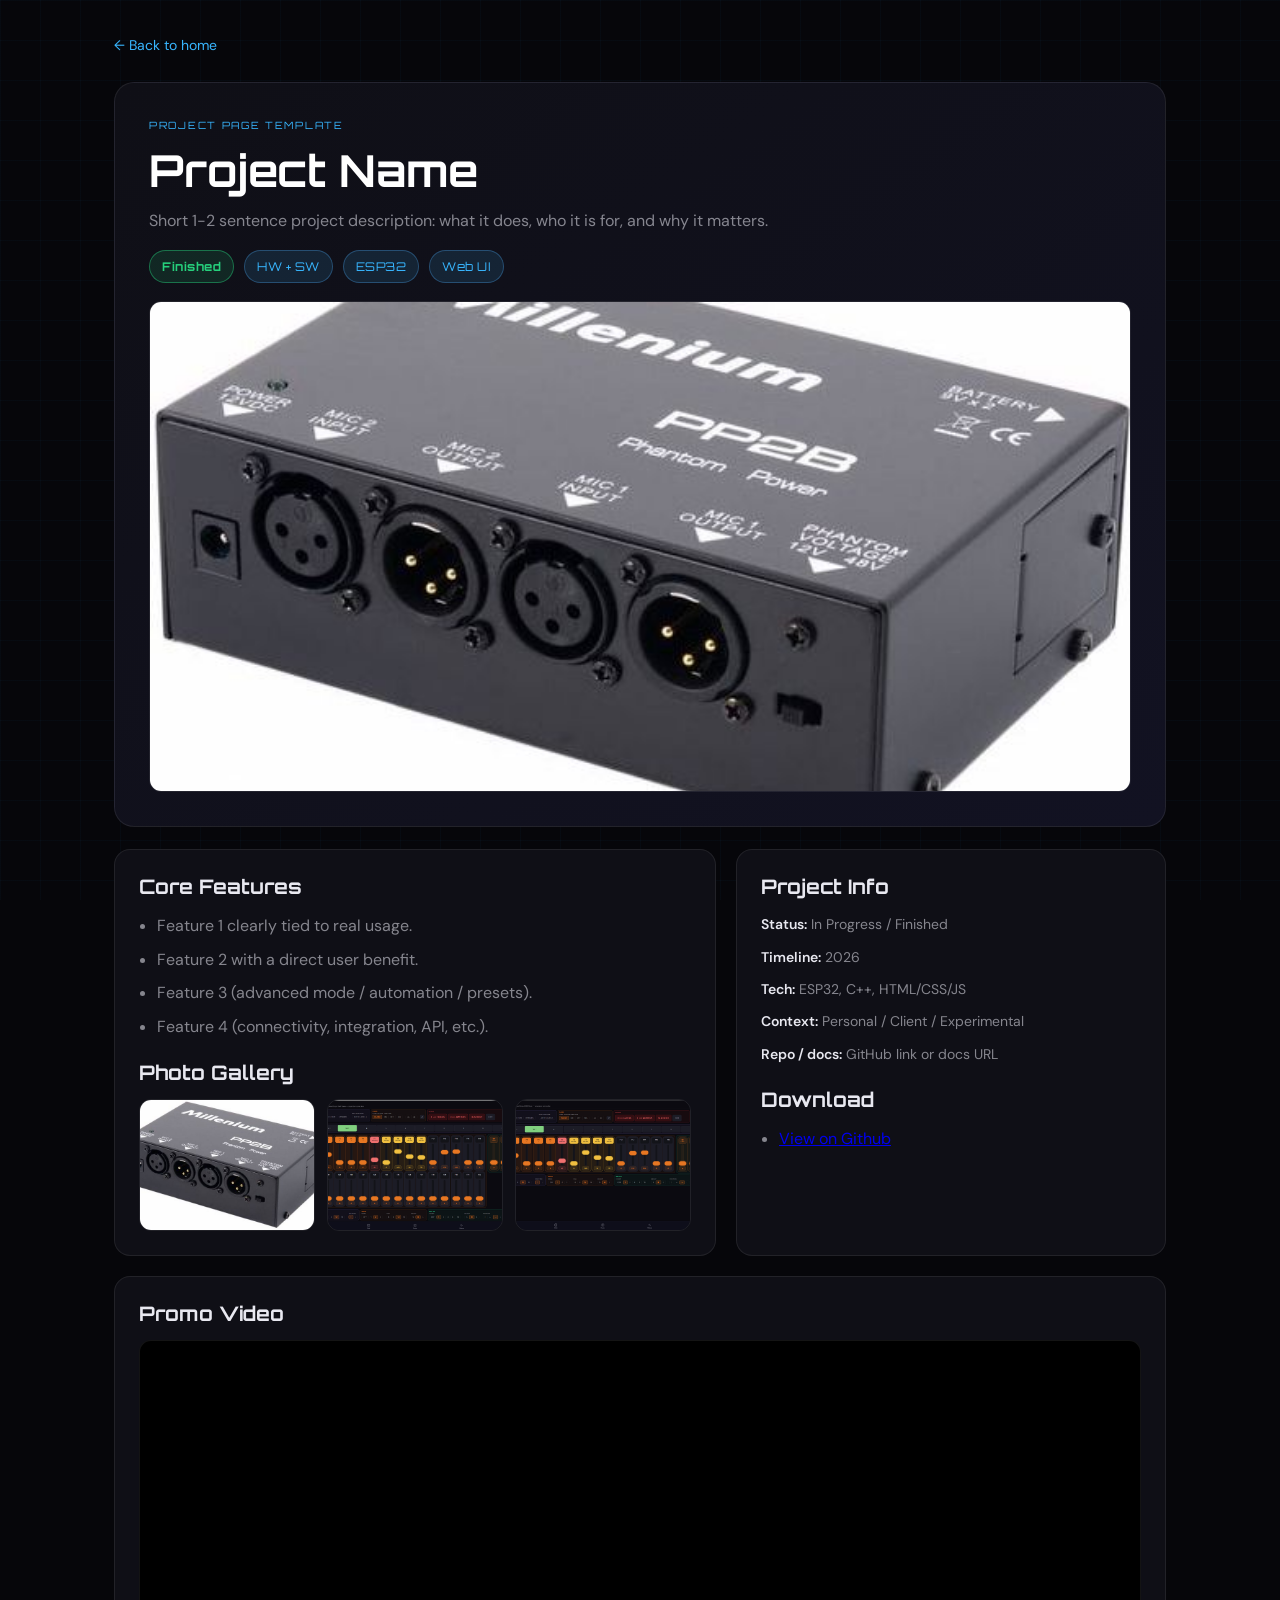
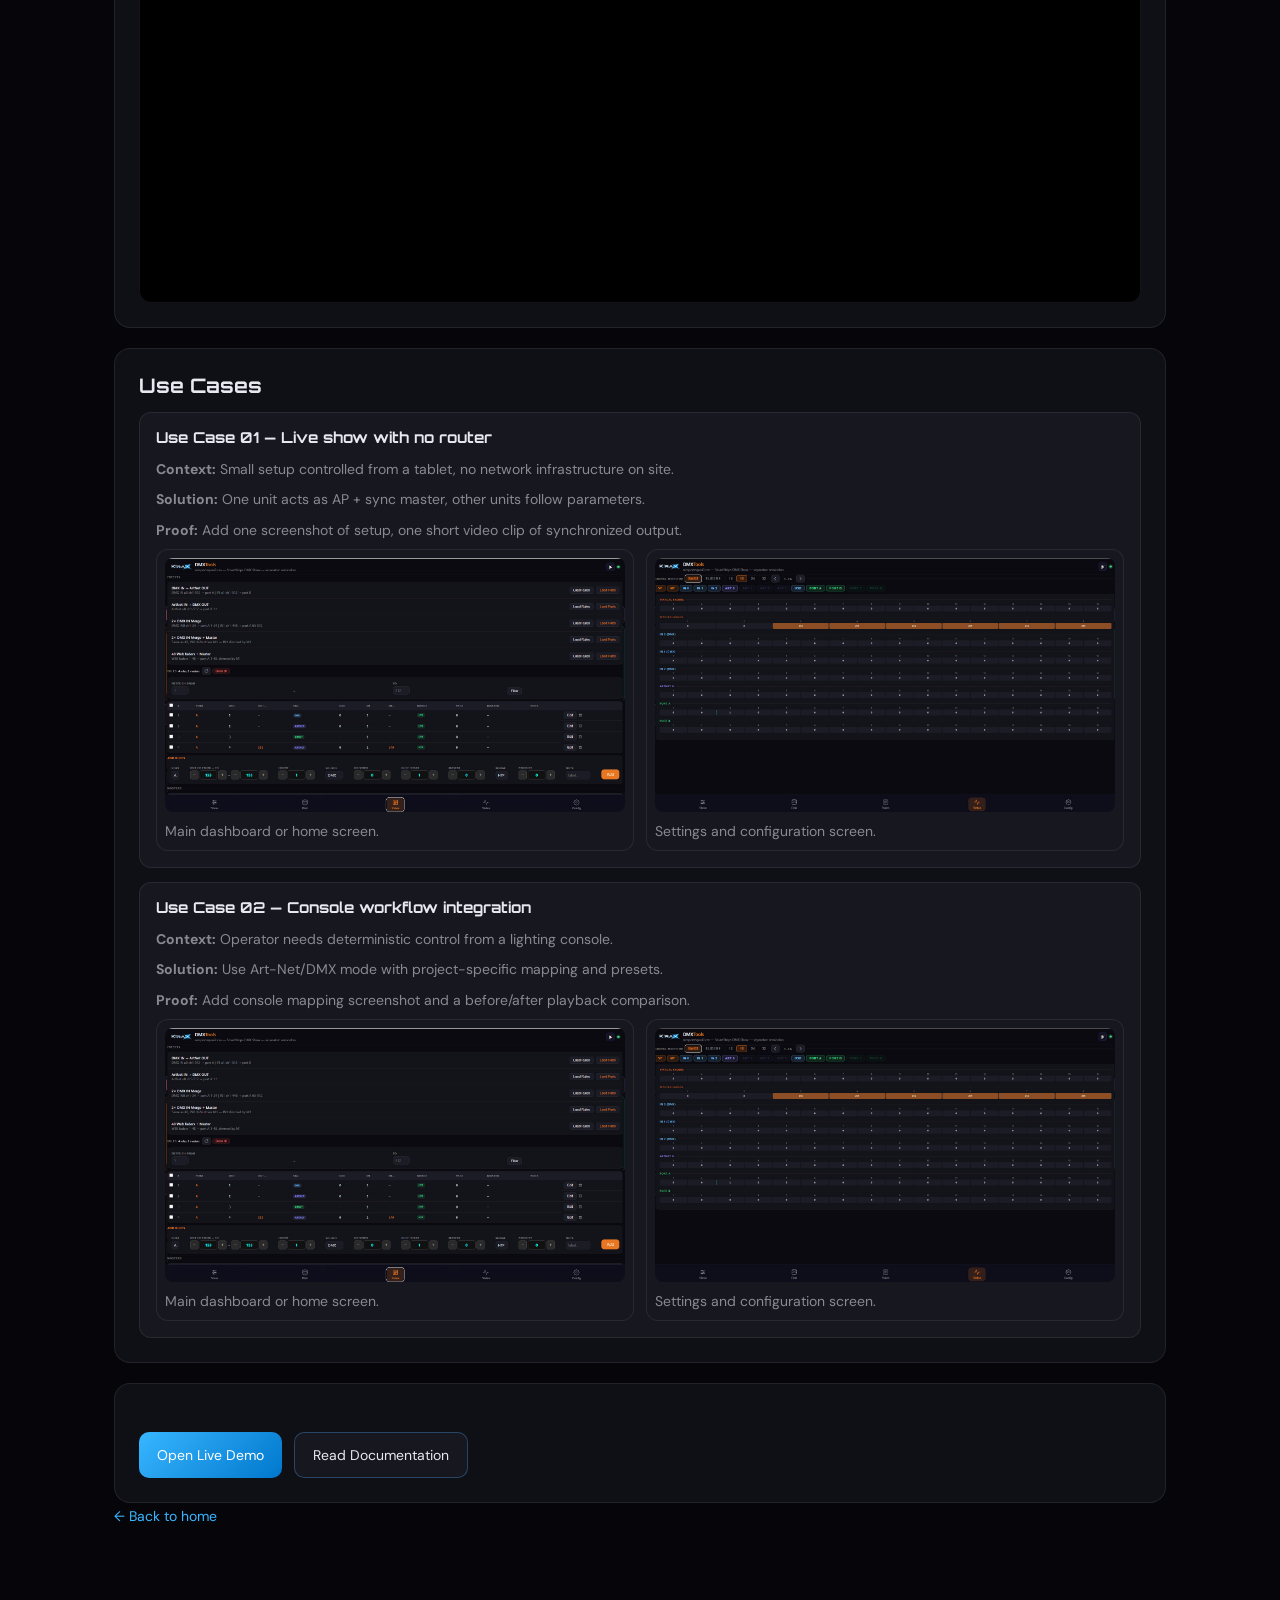
<file: project-template.html>
<!DOCTYPE html>
<html lang="en">
<head>
  <meta charset="UTF-8">
  <meta name="viewport" content="width=device-width, initial-scale=1">
  <title>Kirax - Project Page Template</title>
  <link rel="preconnect" href="https://fonts.googleapis.com">
  <link href="https://fonts.googleapis.com/css2?family=Orbitron:wght@400;700;900&family=DM+Sans:wght@300;400;500;700&display=swap" rel="stylesheet">
  <link rel="stylesheet" href="project.css">
</head>
<body>
  <main class="container">
    <a class="back-link" href="index.html">← Back to home</a>

    <section class="hero">
      <p class="kicker">Project Page Template</p>
      <h1>Project Name</h1>
      <p class="subtitle">
        Short 1-2 sentence project description: what it does, who it is for, and why it matters.
      </p>
      <div class="meta">
        <span class="chip status status-finished">Finished</span>
        <span class="chip">HW + SW</span>
        <span class="chip">ESP32</span>
        <span class="chip">Web UI</span>
      </div>
      <img class="cover" src="pics/project001p01.jpg" alt="Main project image">
    </section>

    <div class="grid">
      <section class="card">
        <h2>Core Features</h2>
        <ul class="features">
          <li>Feature 1 clearly tied to real usage.</li>
          <li>Feature 2 with a direct user benefit.</li>
          <li>Feature 3 (advanced mode / automation / presets).</li>
          <li>Feature 4 (connectivity, integration, API, etc.).</li>
        </ul>

        <div class="section">
          <h2>Photo Gallery</h2>
          <div class="gallery">
            <img src="pics/project001p01.jpg" alt="Project photo 1">
            <img src="pics/project001p02.jpg" alt="Project photo 2">
            <img src="pics/project001p03.jpg" alt="Project photo 3">
          </div>
        </div>
      </section>

      <aside class="card">
        <h2>Project Info</h2>
        <div class="details">
          <p><strong>Status:</strong> In Progress / Finished</p>
          <p><strong>Timeline:</strong> 2026</p>
          <p><strong>Tech:</strong> ESP32, C++, HTML/CSS/JS</p>
          <p><strong>Context:</strong> Personal / Client / Experimental</p>
          <p><strong>Repo / docs:</strong> GitHub link or docs URL</p>
        </div>
        <div class="section" style="margin-top:22px">
          <h2>Download</h2>
          <ul class="features" style="margin-bottom:0">
            <li>
              <a href="https://github.com/jerometeheux/kirax" target="_blank" rel="noopener">View on Github</a>
            </li>
          </ul>
        </div>      
      </aside>
    </div>

    <section class="card section">
      <h2>Promo Video</h2>
      <div class="video-wrapper">
        <iframe
          src="https://www.youtube.com/embed/dQw4w9WgXcQ"
          title="Project promo video"
          loading="lazy"
          allow="accelerometer; autoplay; clipboard-write; encrypted-media; gyroscope; picture-in-picture"
          allowfullscreen>
        </iframe>
      </div>
    </section>

    <section class="card section">
      <h2>Use Cases</h2>
      <div class="usecases">
        <article class="usecase">
          <h3>Use Case 01 — Live show with no router</h3>
          <p><strong>Context:</strong> Small setup controlled from a tablet, no network infrastructure on site.</p>
          <p><strong>Solution:</strong> One unit acts as AP + sync master, other units follow parameters.</p>
          <p><strong>Proof:</strong> Add one screenshot of setup, one short video clip of synchronized output.</p>
          <div class="screens">
            <div class="screen">
              <img src="pics/project001p04.jpg" alt="Main interface screenshot">
              <p>Main dashboard or home screen.</p>
            </div>
            <div class="screen">
              <img src="pics/project001p05.jpg" alt="Advanced settings screenshot">
              <p>Settings and configuration screen.</p>
            </div>
          </div>
        </article>
        <article class="usecase">
          <h3>Use Case 02 — Console workflow integration</h3>
          <p><strong>Context:</strong> Operator needs deterministic control from a lighting console.</p>
          <p><strong>Solution:</strong> Use Art-Net/DMX mode with project-specific mapping and presets.</p>
          <p><strong>Proof:</strong> Add console mapping screenshot and a before/after playback comparison.</p>
          <div class="screens">
            <div class="screen">
              <img src="pics/project001p04.jpg" alt="Main interface screenshot">
              <p>Main dashboard or home screen.</p>
            </div>
            <div class="screen">
              <img src="pics/project001p05.jpg" alt="Advanced settings screenshot">
              <p>Settings and configuration screen.</p>
            </div>
          </div>
        </article>
      </div>
    </section>

    <section class="card section">
      <div class="cta-row">
        <a class="btn btn-primary" href="#">Open Live Demo</a>
        <a class="btn btn-ghost" href="#">Read Documentation</a>
      </div>
    </section>
    <a class="back-link" href="index.html">← Back to home</a>
  </main>
</body>
</html>
</file>
<file: project.css>
:root {
  --bg: #06060a;
  --surface: #0f0f16;
  --surface2: #171720;
  --border: rgba(255, 255, 255, 0.08);
  --border-h: rgba(80, 180, 255, 0.3);
  --text: #e8e8f0;
  --muted: rgba(232, 232, 240, 0.55);
  --accent: #38b6ff;
  --accent2: #0077cc;
  --accent-glow: rgba(56, 182, 255, 0.12);
  --radius: 16px;
  --ok: #26d07c;
  --ok-bg: rgba(38, 208, 124, 0.12);
  --warn: #ffb74d;
  --warn-bg: rgba(255, 183, 77, 0.14);
}

* { box-sizing: border-box; margin: 0; padding: 0; }

body {
  background: var(--bg);
  color: var(--text);
  font-family: "DM Sans", sans-serif;
  line-height: 1.6;
  -webkit-font-smoothing: antialiased;
}

body::before {
  content: "";
  position: fixed;
  inset: 0;
  background-image:
    linear-gradient(rgba(56, 182, 255, 0.03) 1px, transparent 1px),
    linear-gradient(90deg, rgba(56, 182, 255, 0.03) 1px, transparent 1px);
  background-size: 40px 40px;
  pointer-events: none;
  z-index: 0;
}

.container {
  position: relative;
  z-index: 1;
  max-width: 1100px;
  margin: 0 auto;
  padding: 32px 24px 80px;
}

.back-link {
  display: inline-flex;
  align-items: center;
  gap: 8px;
  color: var(--accent);
  text-decoration: none;
  font-size: 14px;
  margin-bottom: 26px;
}

.hero {
  background: linear-gradient(145deg, var(--surface), #121222);
  border: 1px solid var(--border);
  border-radius: calc(var(--radius) + 4px);
  padding: 34px;
  margin-bottom: 22px;
}

.kicker {
  font-family: "Orbitron", sans-serif;
  text-transform: uppercase;
  letter-spacing: 1.7px;
  font-size: 10px;
  color: var(--accent);
  margin-bottom: 10px;
}

h1, h2, h3 {
  font-family: "Orbitron", sans-serif;
  line-height: 1.25;
}

h1 {
  font-size: clamp(28px, 4vw, 44px);
  margin-bottom: 10px;
  background: linear-gradient(135deg, #fff 35%, var(--accent) 100%);
  -webkit-background-clip: text;
  -webkit-text-fill-color: transparent;
  background-clip: text;
}

.subtitle {
  color: var(--muted);
  max-width: 700px;
  margin-bottom: 16px;
  font-size: 16px;
}

.meta {
  display: flex;
  flex-wrap: wrap;
  gap: 10px;
  margin-bottom: 18px;
}

.chip {
  border: 1px solid var(--border-h);
  background: var(--accent-glow);
  color: var(--accent);
  border-radius: 999px;
  padding: 6px 12px;
  font-size: 12px;
  font-family: "Orbitron", sans-serif;
  letter-spacing: 0.5px;
}

.status {
  font-weight: 700;
}

.status-finished {
  color: var(--ok);
  border-color: rgba(38, 208, 124, 0.45);
  background: var(--ok-bg);
}

.status-progress {
  color: var(--warn);
  border-color: rgba(255, 183, 77, 0.45);
  background: var(--warn-bg);
}

.cover {
  width: 100%;
  border-radius: 12px;
  border: 1px solid var(--border);
  display: block;
  aspect-ratio: 16 / 8;
  object-fit: cover;
}

.grid {
  display: grid;
  grid-template-columns: 1.4fr 1fr;
  gap: 20px;
  margin-top: 22px;
}

.card {
  background: var(--surface);
  border: 1px solid var(--border);
  border-radius: var(--radius);
  padding: 24px;
}

.card h2 {
  font-size: 20px;
  margin-bottom: 14px;
}

ul.features {
  padding-left: 18px;
  color: var(--muted);
  display: grid;
  gap: 8px;
}

.details {
  display: grid;
  gap: 10px;
  color: var(--muted);
  font-size: 14px;
}

.details strong {
  color: var(--text);
  font-weight: 600;
}

.section {
  margin-top: 20px;
}

.gallery {
  display: grid;
  grid-template-columns: repeat(3, minmax(0, 1fr));
  gap: 12px;
}

.gallery img {
  width: 100%;
  border-radius: 12px;
  border: 1px solid var(--border);
  aspect-ratio: 4 / 3;
  object-fit: cover;
}

.video-wrapper {
  border: 1px solid var(--border);
  border-radius: 12px;
  overflow: hidden;
  background: #000;
  aspect-ratio: 16 / 9;
}

.video-wrapper iframe {
  width: 100%;
  height: 100%;
  border: 0;
  display: block;
}

.screens {
  display: grid;
  grid-template-columns: repeat(2, minmax(0, 1fr));
  gap: 12px;
}

.screen {
  background: var(--surface2);
  border: 1px solid var(--border);
  border-radius: 12px;
  padding: 8px;
}

.screen img {
  width: 100%;
  border-radius: 8px;
  display: block;
}

.screen p {
  color: var(--muted);
  font-size: 13px;
  margin-top: 8px;
}

.cta-row {
  margin-top: 24px;
  display: flex;
  gap: 12px;
  flex-wrap: wrap;
}

.usecases {
  display: grid;
  gap: 14px;
}

.usecase {
  background: var(--surface2);
  border: 1px solid var(--border);
  border-radius: 12px;
  padding: 16px;
}

.usecase h3 {
  font-size: 15px;
  margin-bottom: 10px;
}

.usecase p {
  color: var(--muted);
  font-size: 14px;
  margin-bottom: 8px;
}

.usecase p:last-child {
  margin-bottom: 0;
}

.btn {
  text-decoration: none;
  border-radius: 10px;
  padding: 11px 18px;
  font-size: 14px;
  display: inline-flex;
  align-items: center;
  justify-content: center;
  border: 1px solid var(--border-h);
}

.btn-primary {
  background: linear-gradient(135deg, var(--accent), var(--accent2));
  color: #fff;
  border: none;
}

.btn-ghost {
  color: var(--text);
  background: var(--surface2);
}

@media (max-width: 900px) {
  .grid { grid-template-columns: 1fr; }
  .gallery { grid-template-columns: repeat(2, minmax(0, 1fr)); }
}

@media (max-width: 640px) {
  .hero { padding: 22px; }
  .gallery, .screens { grid-template-columns: 1fr; }
}
</file>
